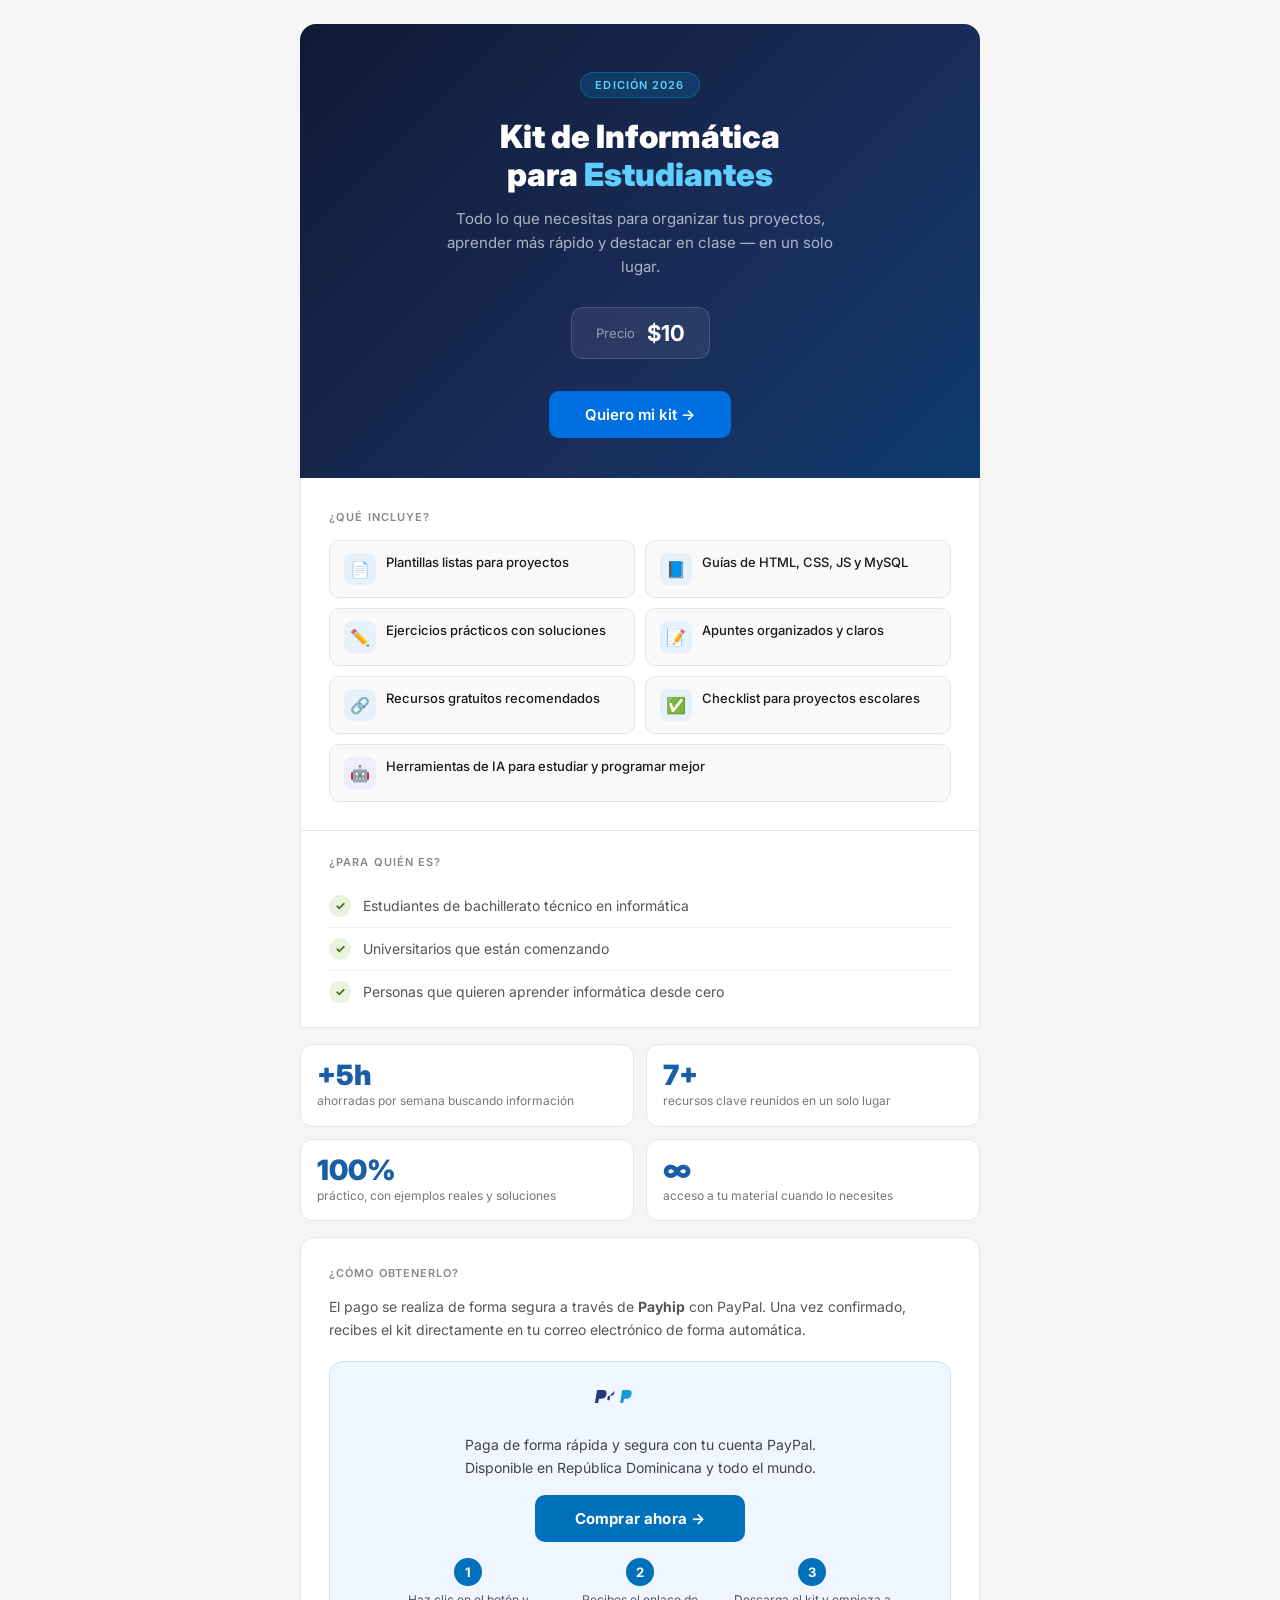
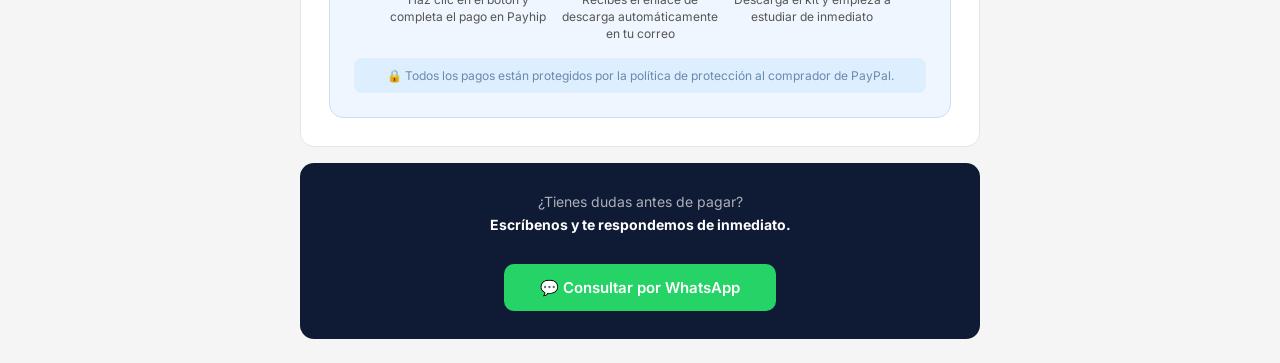
<file: Kit-informatica/index.html>
<!DOCTYPE html>
<html lang="en">
<head>
    <meta charset="UTF-8">
    <meta name="viewport" content="width=device-width, initial-scale=1.0">
    <meta name="description" content="Kit de Informática 2026 para estudiantes. Guías de HTML, CSS, JavaScript y MySQL con ejercicios y plantillas listas para usar.">
<meta name="keywords" content="kit informatica, estudiar informatica, HTML CSS, programacion dominicana, bachillerato tecnico informatica">
    <title>kit informatico</title>  
    <title>Kit de Informática 2026</title>
<link rel="icon" href="data:image/svg+xml,<svg xmlns='http://www.w3.org/2000/svg' viewBox='0 0 100 100'><text y='.9em' font-size='90'>💻</text></svg>">
  <link rel="preconnect" href="https://fonts.googleapis.com">
  <link href="https://fonts.googleapis.com/css2?family=Inter:wght@400;500;600;700;900&display=swap" rel="stylesheet">
  <link rel="stylesheet" href="estilo.css">
  </head>
  <body>

  <div class="kit-page">

    <!-- HERO -->
    <div class="hero">
      <div class="hero-badge"> Edición 2026</div>
      <h1>Kit de Informática<br>para <span>Estudiantes</span></h1>
      <p class="hero-sub">Todo lo que necesitas para organizar tus proyectos, aprender más rápido y destacar en clase — en un solo lugar.</p>
      <div class="price-block">
        <span class="price-label">Precio</span>
        <span class="price-range">$10</span>
      </div>
      <br><br>
      <a href="#comprar" class="cta-btn">Quiero mi kit →</a>
    </div>

    <!-- QUÉ INCLUYE -->
    <div class="includes">
      <div class="section-label">¿Qué incluye?</div>
      <div class="items-grid">
        <div class="item">
          <div class="item-icon">📄</div>
          <div class="item-text">Plantillas listas para proyectos</div>
        </div>
        <div class="item">
          <div class="item-icon">📘</div>
          <div class="item-text">Guías de HTML, CSS, JS y MySQL</div>
        </div>
        <div class="item">
          <div class="item-icon">✏️</div>
          <div class="item-text">Ejercicios prácticos con soluciones</div>
        </div>
        <div class="item">
          <div class="item-icon">📝</div>
          <div class="item-text">Apuntes organizados y claros</div>
        </div>
        <div class="item">
          <div class="item-icon">🔗</div>
          <div class="item-text">Recursos gratuitos recomendados</div>
        </div>
        <div class="item">
          <div class="item-icon">✅</div>
          <div class="item-text">Checklist para proyectos escolares</div>
        </div>
        <div class="item full-width">
          <div class="item-icon purple">🤖</div>
          <div class="item-text">Herramientas de IA para estudiar y programar mejor</div>
        </div>
      </div>
    </div>

    <!-- PARA QUIÉN -->
    <div class="who-benefits">
      <div class="section-label">¿Para quién es?</div>
      <div class="audience-row"><div class="check">✓</div> Estudiantes de bachillerato técnico en informática</div>
      <div class="audience-row"><div class="check">✓</div> Universitarios que están comenzando</div>
      <div class="audience-row"><div class="check">✓</div> Personas que quieren aprender informática desde cero</div>
    </div>

    <!-- BENEFICIOS -->
    <div class="benefits-strip">
      <div class="benefit-card">
        <div class="benefit-num">+5h</div>
        <div class="benefit-desc">ahorradas por semana buscando información</div>
      </div>
      <div class="benefit-card">
        <div class="benefit-num">7+</div>
        <div class="benefit-desc">recursos clave reunidos en un solo lugar</div>
      </div>
      <div class="benefit-card">
        <div class="benefit-num">100%</div>
        <div class="benefit-desc">práctico, con ejemplos reales y soluciones</div>
      </div>
      <div class="benefit-card">
        <div class="benefit-num">∞</div>
        <div class="benefit-desc">acceso a tu material cuando lo necesites</div>
      </div>
    </div>

    <!-- SECCIÓN DE PAGO -->
    <div class="payment-section" id="comprar">
      <div class="section-label">¿Cómo obtenerlo?</div>
      <p class="payment-intro">El pago se realiza de forma segura a través de <strong>Payhip</strong> con PayPal. Una vez confirmado, recibes el kit directamente en tu correo electrónico de forma automática.</p>

      <div class="paypal-box">
        <div class="paypal-logo">
          <svg width="90" height="24" viewBox="0 0 124 33" xmlns="http://www.w3.org/2000/svg">
            <path fill="#253B80" d="M9.8 5.5H3.5C3.1 5.5 2.7 5.8 2.6 6.2L0 22.7c-.1.3.2.6.5.6h3.2c.4 0 .8-.3.9-.7l.7-4.3c.1-.4.5-.7.9-.7h2.1c4.4 0 6.9-2.1 7.6-6.3.3-1.8 0-3.3-.8-4.3-.9-1.1-2.5-1.5-4.3-1.5z"/>
            <path fill="#179BD7" d="M44.5 5.5h-6.3c-.4 0-.8.3-.9.7l-2.6 16.5c-.1.3.2.6.5.6h3c.4 0 .8-.3.9-.7l.7-4.3c.1-.4.5-.7.9-.7h2.1c4.4 0 6.9-2.1 7.6-6.3.3-1.8 0-3.3-.8-4.3-.9-1.1-2.4-1.5-4.1-1.5z"/>
            <path fill="#253B80" d="M22.3 11.3c-.1.7-.5 1.3-1.1 1.7-.6.4-1.4.6-2.3.6h-.6c-.3 0-.5.2-.6.5l-.8 4.9c-.1.3.1.5.4.5h2.2c.3 0 .6-.2.7-.5l.8-5.2c.1-.3.4-.5.7-.5h.5c2.7 0 4.2-1.3 4.6-3.9.2-1.2 0-2.1-.5-2.8-.2.8-.6 1.5-1 2.1-.2.3-.6.5-1 .6z"/>
          </svg>
        </div>
        <p class="paypal-desc">Paga de forma rápida y segura con tu cuenta PayPal. Disponible en República Dominicana y todo el mundo.</p>

        <a href="https://payhip.com/b/8gKOB" target="_blank" class="paypal-btn">
          Comprar ahora →
        </a>

        <div class="paypal-steps">
          <div class="step">
            <div class="step-num">1</div>
            <div class="step-text">Haz clic en el botón y completa el pago en Payhip</div>
          </div>
          <div class="step">
            <div class="step-num">2</div>
            <div class="step-text">Recibes el enlace de descarga automáticamente en tu correo</div>
          </div>
          <div class="step">
            <div class="step-num">3</div>
            <div class="step-text">Descarga el kit y empieza a estudiar de inmediato</div>
          </div>
        </div>

        <div class="paypal-note">
          🔒 Todos los pagos están protegidos por la política de protección al comprador de PayPal.
        </div>
      </div>
    </div>

    <!-- CTA FINAL -->
    <div class="footer-cta">
      <p>¿Tienes dudas antes de pagar?<br><strong>Escríbenos y te respondemos de inmediato.</strong></p>
      <a href="https://wa.me/18493421674?text=Hola,%20quiero%20comprar%20el%20Kit%20de%20Inform%C3%A1tica%202026"
         target="_blank" class="cta-btn whatsapp-btn">
        💬 Consultar por WhatsApp
      </a>
    </div>

  </div>

</body>
</html>
</file>
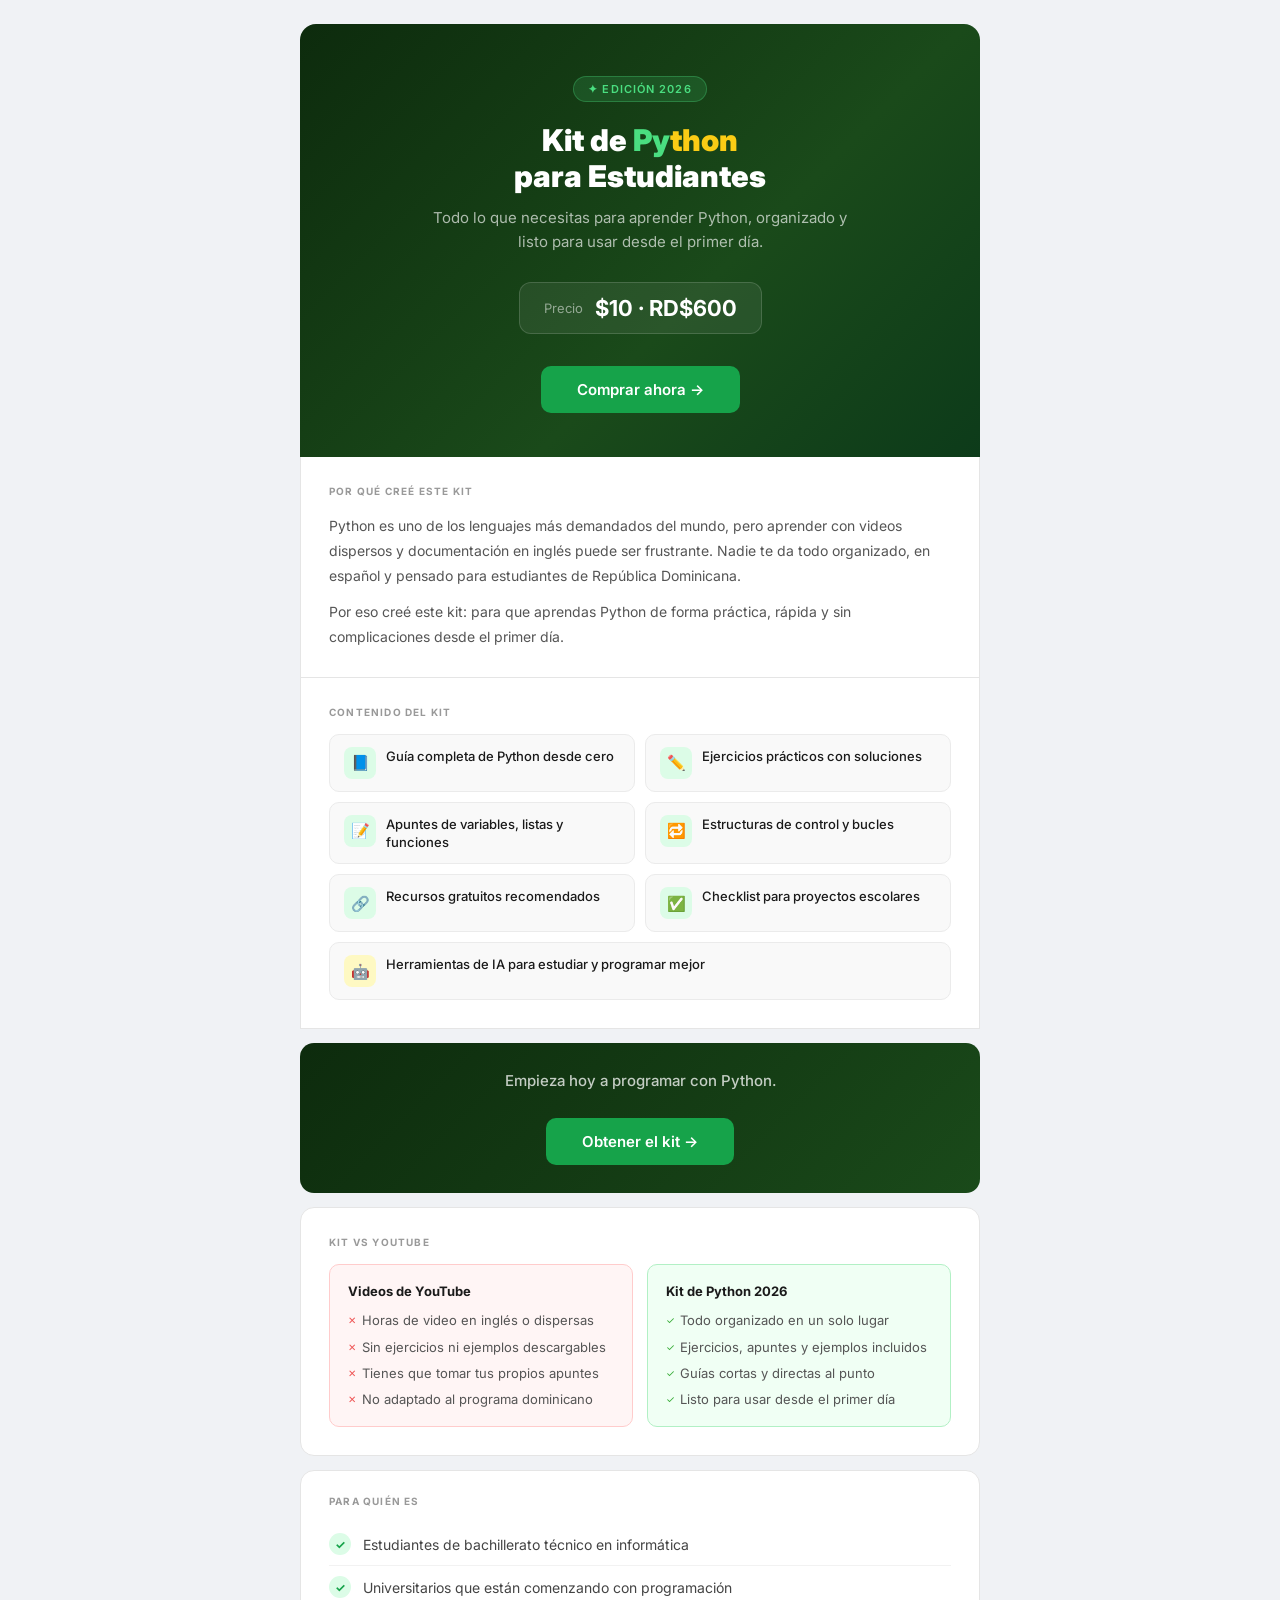
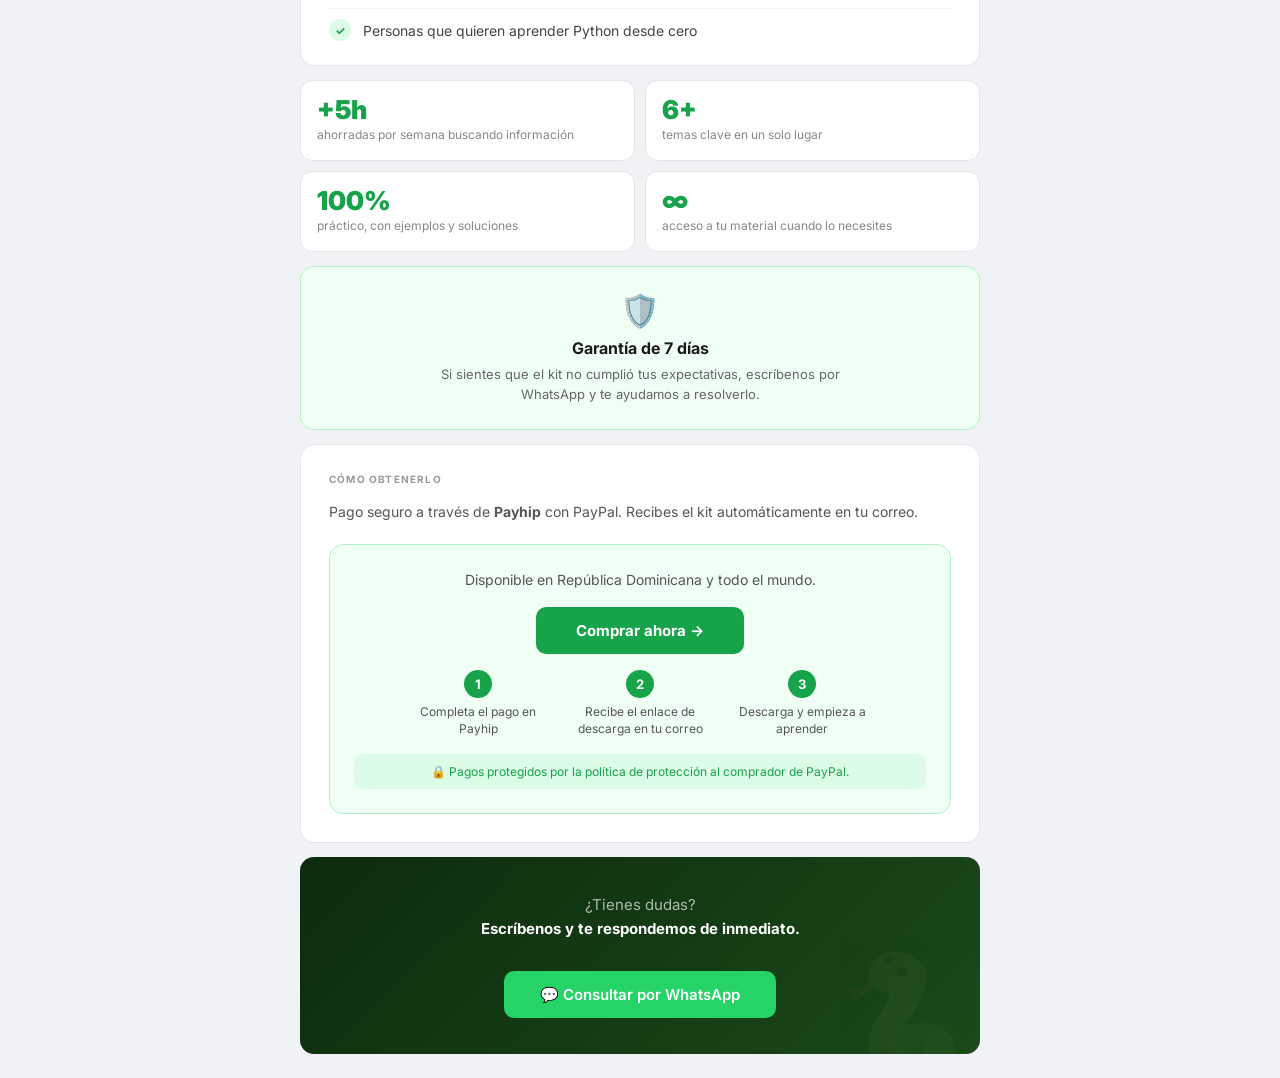
<file: python/index.html>
<!DOCTYPE html>
<html lang="es">
<head>
  <meta charset="UTF-8">
  <meta name="viewport" content="width=device-width, initial-scale=1.0">
  <title>Kit de Python 2026 — EduKit</title>
  <link rel="shortcut icon" type="image/x-icon" href="https://img.icons8.com/color/48/python.png">
  <link rel="preconnect" href="https://fonts.googleapis.com">
  <link href="https://fonts.googleapis.com/css2?family=Inter:wght@400;500;600;700;900&display=swap" rel="stylesheet">
  <style>
    * { box-sizing: border-box; margin: 0; padding: 0; }

    body {
      font-family: 'Inter', sans-serif;
      background: #f0f2f5;
      color: #1a1a1a;
      padding: 24px 16px;
    }

    .kit-page { max-width: 680px; margin: 0 auto; }

    .hero {
      background: linear-gradient(135deg, #0d2b0d 0%, #1a4a1a 60%, #0d3b1a 100%);
      border-radius: 16px 16px 0 0;
      padding: 52px 32px 44px;
      text-align: center;
    }

    .hero-badge {
      display: inline-block;
      background: rgba(74,222,128,0.15);
      color: #4ade80;
      font-size: 11px;
      font-weight: 600;
      letter-spacing: 0.1em;
      text-transform: uppercase;
      padding: 5px 14px;
      border-radius: 20px;
      border: 1px solid rgba(74,222,128,0.3);
      margin-bottom: 20px;
    }

    .hero h1 {
      font-size: 30px;
      font-weight: 900;
      color: #ffffff;
      line-height: 1.2;
      margin-bottom: 12px;
    }

    .hero h1 .py-g { color: #4ade80; }
    .hero h1 .py-y { color: #facc15; }

    .hero-sub {
      font-size: 15px;
      color: rgba(255,255,255,0.65);
      line-height: 1.6;
      max-width: 420px;
      margin: 0 auto 28px;
    }

    .price-block {
      display: inline-flex;
      align-items: center;
      gap: 12px;
      background: rgba(255,255,255,0.07);
      border: 1px solid rgba(255,255,255,0.15);
      border-radius: 12px;
      padding: 12px 24px;
    }

    .price-label { color: rgba(255,255,255,0.5); font-size: 13px; }
    .price-range { font-size: 22px; font-weight: 700; color: #ffffff; }

    .cta-btn {
      display: inline-block;
      background: #16a34a;
      color: #ffffff;
      font-size: 15px;
      font-weight: 600;
      padding: 14px 36px;
      border-radius: 10px;
      text-decoration: none;
      transition: background 0.15s;
      margin-top: 12px;
    }
    .cta-btn:hover { background: #15803d; }

    .section-label {
      font-size: 10px;
      font-weight: 700;
      letter-spacing: 0.12em;
      text-transform: uppercase;
      color: #999;
      margin-bottom: 16px;
    }

    .why-section {
      background: #ffffff;
      border: 1px solid #e5e5e5;
      border-top: none;
      padding: 28px;
    }

    .why-content p {
      font-size: 14px;
      color: #555;
      line-height: 1.8;
      margin-bottom: 10px;
    }
    .why-content p:last-child { margin-bottom: 0; }

    .includes {
      background: #ffffff;
      border: 1px solid #e5e5e5;
      border-top: none;
      padding: 28px;
    }

    .items-grid { display: grid; grid-template-columns: 1fr 1fr; gap: 10px; }

    .item {
      display: flex;
      align-items: flex-start;
      gap: 10px;
      padding: 12px 14px;
      background: #f9f9f9;
      border: 1px solid #ebebeb;
      border-radius: 10px;
    }

    .item.full-width { grid-column: 1 / -1; }

    .item-icon {
      width: 32px;
      height: 32px;
      border-radius: 8px;
      background: #dcfce7;
      display: flex;
      align-items: center;
      justify-content: center;
      flex-shrink: 0;
      font-size: 15px;
    }

    .item-icon.yellow { background: #fef9c3; }
    .item-text { font-size: 13px; line-height: 1.4; color: #1a1a1a; font-weight: 500; }

    .mid-cta {
      background: linear-gradient(135deg, #0d2b0d, #1a4a1a);
      border-radius: 14px;
      padding: 28px 24px;
      text-align: center;
      margin-top: 14px;
    }

    .mid-cta p {
      font-size: 15px;
      color: rgba(255,255,255,0.75);
      margin-bottom: 16px;
      font-weight: 500;
    }

    .vs-section {
      background: #ffffff;
      border: 1px solid #e5e5e5;
      border-radius: 14px;
      padding: 28px;
      margin-top: 14px;
    }

    .vs-grid { display: grid; grid-template-columns: 1fr 1fr; gap: 14px; }

    .vs-card { border-radius: 10px; padding: 18px; }
    .vs-bad  { background: #fff5f5; border: 1.5px solid #fcc; }
    .vs-good { background: #f0fff4; border: 1.5px solid #b2f0c5; }

    .vs-title { font-size: 13px; font-weight: 700; margin-bottom: 12px; color: #1a1a1a; }
    .vs-card ul { list-style: none; display: flex; flex-direction: column; gap: 8px; }
    .vs-card ul li { font-size: 13px; color: #555; line-height: 1.4; padding-left: 14px; position: relative; }
    .vs-bad  ul li::before { content: '✕'; position: absolute; left: 0; color: #e55; font-size: 10px; top: 2px; }
    .vs-good ul li::before { content: '✓'; position: absolute; left: 0; color: #3a3; font-size: 10px; top: 2px; }

    .who-benefits {
      background: #ffffff;
      border: 1px solid #e5e5e5;
      border-radius: 14px;
      padding: 24px 28px;
      margin-top: 14px;
    }

    .audience-row {
      display: flex;
      align-items: center;
      gap: 12px;
      padding: 10px 0;
      border-bottom: 1px solid #f2f2f2;
      font-size: 14px;
      color: #444;
    }
    .audience-row:last-child { border-bottom: none; padding-bottom: 0; }
    .audience-row:first-of-type { padding-top: 0; }

    .check {
      width: 22px;
      height: 22px;
      border-radius: 50%;
      background: #dcfce7;
      display: flex;
      align-items: center;
      justify-content: center;
      flex-shrink: 0;
      color: #16a34a;
      font-size: 12px;
      font-weight: 700;
    }

    .benefits-strip {
      display: grid;
      grid-template-columns: repeat(2, 1fr);
      gap: 10px;
      margin-top: 14px;
    }

    .benefit-card {
      background: #ffffff;
      border: 1px solid #e5e5e5;
      border-radius: 12px;
      padding: 16px;
    }

    .benefit-num { font-size: 26px; font-weight: 900; color: #16a34a; line-height: 1; margin-bottom: 4px; }
    .benefit-desc { font-size: 12px; color: #888; line-height: 1.4; }

    .garantia-section {
      background: #f0fff4;
      border: 1.5px solid #b2f0c5;
      border-radius: 14px;
      padding: 24px;
      text-align: center;
      margin-top: 14px;
    }

    .garantia-icon { font-size: 32px; margin-bottom: 8px; }
    .garantia-title { font-size: 16px; font-weight: 700; color: #1a1a1a; margin-bottom: 6px; }
    .garantia-desc { font-size: 13px; color: #666; line-height: 1.6; max-width: 440px; margin: 0 auto; }

    .payment-section {
      background: #ffffff;
      border: 1px solid #e5e5e5;
      border-radius: 14px;
      padding: 28px;
      margin-top: 14px;
    }

    .payment-intro { font-size: 14px; color: #555; line-height: 1.6; margin-bottom: 20px; }

    .paypal-box {
      background: #f0fff4;
      border: 1.5px solid #b2f0c5;
      border-radius: 14px;
      padding: 24px;
      display: flex;
      flex-direction: column;
      align-items: center;
      gap: 16px;
      text-align: center;
    }

    .paypal-desc { font-size: 14px; color: #555; line-height: 1.6; max-width: 380px; }

    .paypal-btn {
      display: inline-block;
      background: #16a34a;
      color: #ffffff;
      font-size: 15px;
      font-weight: 700;
      padding: 14px 40px;
      border-radius: 10px;
      text-decoration: none;
      transition: background 0.15s;
    }
    .paypal-btn:hover { background: #15803d; }

    .paypal-steps {
      display: flex;
      gap: 12px;
      width: 100%;
      justify-content: center;
      flex-wrap: wrap;
    }

    .step {
      display: flex;
      flex-direction: column;
      align-items: center;
      gap: 6px;
      flex: 1;
      min-width: 110px;
      max-width: 150px;
    }

    .step-num {
      width: 28px;
      height: 28px;
      border-radius: 50%;
      background: #16a34a;
      color: #fff;
      font-size: 13px;
      font-weight: 700;
      display: flex;
      align-items: center;
      justify-content: center;
    }

    .step-text { font-size: 12px; color: #555; line-height: 1.4; text-align: center; }

    .paypal-note {
      font-size: 12px;
      color: #16a34a;
      background: #dcfce7;
      border-radius: 8px;
      padding: 10px 16px;
      width: 100%;
    }

    .footer-cta {
      background: linear-gradient(135deg, #0d2b0d, #1a4a1a);
      border-radius: 14px;
      padding: 36px 24px;
      text-align: center;
      margin-top: 14px;
      position: relative;
      overflow: hidden;
    }

    .footer-cta::before {
      content: '🐍';
      position: absolute;
      font-size: 120px;
      opacity: 0.04;
      right: -10px;
      bottom: -20px;
      line-height: 1;
    }

    .footer-cta p {
      color: rgba(255,255,255,0.65);
      font-size: 15px;
      margin-bottom: 18px;
      line-height: 1.6;
      position: relative;
    }

    .footer-cta strong { color: #ffffff; }

    .whatsapp-btn { background: #25d366; }
    .whatsapp-btn:hover { background: #1ebe5d; }

    @media (max-width: 480px) {
      .hero { padding: 40px 20px 36px; }
      .hero h1 { font-size: 24px; }
      .items-grid { grid-template-columns: 1fr; }
      .benefits-strip { grid-template-columns: 1fr 1fr; }
      .vs-grid { grid-template-columns: 1fr; }
      .includes, .who-benefits, .payment-section,
      .why-section, .vs-section { padding: 20px 16px; }
    }
  </style>
</head>
<body>

<div class="kit-page">

  <div class="hero">
    <div class="hero-badge">✦ Edición 2026</div>
    <h1>Kit de <span class="py-g">Py</span><span class="py-y">thon</span><br>para Estudiantes</h1>
    <p class="hero-sub">Todo lo que necesitas para aprender Python, organizado y listo para usar desde el primer día.</p>
    <div class="price-block">
      <span class="price-label">Precio</span>
      <span class="price-range">$10 · RD$600</span>
    </div>
    <br><br>
    <a href="https://payhip.com/b/9ZbgR" target="_blank" class="cta-btn">Comprar ahora →</a>
  </div>

  <div class="why-section">
    <div class="section-label">Por qué creé este kit</div>
    <div class="why-content">
      <p>Python es uno de los lenguajes más demandados del mundo, pero aprender con videos dispersos y documentación en inglés puede ser frustrante. Nadie te da todo organizado, en español y pensado para estudiantes de República Dominicana.</p>
      <p>Por eso creé este kit: para que aprendas Python de forma práctica, rápida y sin complicaciones desde el primer día.</p>
    </div>
  </div>

  <div class="includes">
    <div class="section-label">Contenido del kit</div>
    <div class="items-grid">
      <div class="item">
        <div class="item-icon">📘</div>
        <div class="item-text">Guía completa de Python desde cero</div>
      </div>
      <div class="item">
        <div class="item-icon">✏️</div>
        <div class="item-text">Ejercicios prácticos con soluciones</div>
      </div>
      <div class="item">
        <div class="item-icon">📝</div>
        <div class="item-text">Apuntes de variables, listas y funciones</div>
      </div>
      <div class="item">
        <div class="item-icon">🔁</div>
        <div class="item-text">Estructuras de control y bucles</div>
      </div>
      <div class="item">
        <div class="item-icon">🔗</div>
        <div class="item-text">Recursos gratuitos recomendados</div>
      </div>
      <div class="item">
        <div class="item-icon">✅</div>
        <div class="item-text">Checklist para proyectos escolares</div>
      </div>
      <div class="item full-width">
        <div class="item-icon yellow">🤖</div>
        <div class="item-text">Herramientas de IA para estudiar y programar mejor</div>
      </div>
    </div>
  </div>

  <div class="mid-cta">
    <p>Empieza hoy a programar con Python.</p>
    <a href="https://payhip.com/b/9ZbgR" target="_blank" class="cta-btn">Obtener el kit →</a>
  </div>

  <div class="vs-section">
    <div class="section-label">Kit vs YouTube</div>
    <div class="vs-grid">
      <div class="vs-card vs-bad">
        <div class="vs-title">Videos de YouTube</div>
        <ul>
          <li>Horas de video en inglés o dispersas</li>
          <li>Sin ejercicios ni ejemplos descargables</li>
          <li>Tienes que tomar tus propios apuntes</li>
          <li>No adaptado al programa dominicano</li>
        </ul>
      </div>
      <div class="vs-card vs-good">
        <div class="vs-title">Kit de Python 2026</div>
        <ul>
          <li>Todo organizado en un solo lugar</li>
          <li>Ejercicios, apuntes y ejemplos incluidos</li>
          <li>Guías cortas y directas al punto</li>
          <li>Listo para usar desde el primer día</li>
        </ul>
      </div>
    </div>
  </div>

  <div class="who-benefits">
    <div class="section-label">Para quién es</div>
    <div class="audience-row"><div class="check">✓</div> Estudiantes de bachillerato técnico en informática</div>
    <div class="audience-row"><div class="check">✓</div> Universitarios que están comenzando con programación</div>
    <div class="audience-row"><div class="check">✓</div> Personas que quieren aprender Python desde cero</div>
  </div>

  <div class="benefits-strip">
    <div class="benefit-card">
      <div class="benefit-num">+5h</div>
      <div class="benefit-desc">ahorradas por semana buscando información</div>
    </div>
    <div class="benefit-card">
      <div class="benefit-num">6+</div>
      <div class="benefit-desc">temas clave en un solo lugar</div>
    </div>
    <div class="benefit-card">
      <div class="benefit-num">100%</div>
      <div class="benefit-desc">práctico, con ejemplos y soluciones</div>
    </div>
    <div class="benefit-card">
      <div class="benefit-num">∞</div>
      <div class="benefit-desc">acceso a tu material cuando lo necesites</div>
    </div>
  </div>

  <div class="garantia-section">
    <div class="garantia-icon">🛡️</div>
    <div class="garantia-title">Garantía de 7 días</div>
    <div class="garantia-desc">Si sientes que el kit no cumplió tus expectativas, escríbenos por WhatsApp y te ayudamos a resolverlo.</div>
  </div>

  <div class="payment-section" id="comprar">
    <div class="section-label">Cómo obtenerlo</div>
    <p class="payment-intro">Pago seguro a través de <strong>Payhip</strong> con PayPal. Recibes el kit automáticamente en tu correo.</p>

    <div class="paypal-box">
      <p class="paypal-desc">Disponible en República Dominicana y todo el mundo.</p>

      <a href="https://payhip.com/b/9ZbgR" target="_blank" class="paypal-btn">
        Comprar ahora →
      </a>

      <div class="paypal-steps">
        <div class="step">
          <div class="step-num">1</div>
          <div class="step-text">Completa el pago en Payhip</div>
        </div>
        <div class="step">
          <div class="step-num">2</div>
          <div class="step-text">Recibe el enlace de descarga en tu correo</div>
        </div>
        <div class="step">
          <div class="step-num">3</div>
          <div class="step-text">Descarga y empieza a aprender</div>
        </div>
      </div>

      <div class="paypal-note">
        🔒 Pagos protegidos por la política de protección al comprador de PayPal.
      </div>
    </div>
  </div>

  <div class="footer-cta">
    <p>¿Tienes dudas?<br><strong>Escríbenos y te respondemos de inmediato.</strong></p>
    <a href="https://wa.me/18493421674?text=Hola,%20quiero%20comprar%20el%20Kit%20de%20Python%202026"
       target="_blank" class="cta-btn whatsapp-btn">
      💬 Consultar por WhatsApp
    </a>
  </div>

</div>

</body>
</html>
</file>
<file: Kit-informatica/estilo.css>
/* =============================================
   Kit de Informática 2026 — Estilos
   ============================================= */

* { box-sizing: border-box; margin: 0; padding: 0; }

body {
  font-family: 'Inter', sans-serif;
  background: #f5f5f5;
  color: #1a1a1a;
  padding: 24px 16px;
}

.kit-page {
  max-width: 680px;
  margin: 0 auto;
}

/* ---- HERO ---- */
.hero {
  background: linear-gradient(135deg, #0f1b35 0%, #1a2d5a 60%, #0d3b6e 100%);
  border-radius: 16px 16px 0 0;
  padding: 48px 32px 40px;
  text-align: center;
}

.hero-badge {
  display: inline-block;
  background: rgba(0, 180, 255, 0.15);
  color: #60cfff;
  font-size: 11px;
  font-weight: 600;
  letter-spacing: 0.1em;
  text-transform: uppercase;
  padding: 5px 14px;
  border-radius: 20px;
  border: 1px solid rgba(0, 180, 255, 0.3);
  margin-bottom: 20px;
}

.hero h1 {
  font-size: 32px;
  font-weight: 900;
  color: #ffffff;
  line-height: 1.2;
  margin-bottom: 12px;
}

.hero h1 span { color: #60cfff; }

.hero-sub {
  font-size: 15px;
  color: rgba(255,255,255,0.65);
  line-height: 1.6;
  max-width: 420px;
  margin: 0 auto 28px;
}

.price-block {
  display: inline-flex;
  align-items: center;
  gap: 12px;
  background: rgba(255,255,255,0.07);
  border: 1px solid rgba(255,255,255,0.15);
  border-radius: 12px;
  padding: 12px 24px;
}

.price-label { color: rgba(255,255,255,0.5); font-size: 13px; }
.price-range { font-size: 22px; font-weight: 700; color: #ffffff; }

.cta-btn {
  display: inline-block;
  background: #0070e0;
  color: #ffffff;
  font-size: 15px;
  font-weight: 600;
  padding: 14px 36px;
  border-radius: 10px;
  text-decoration: none;
  transition: background 0.15s;
  margin-top: 12px;
}

.cta-btn:hover { background: #0060c0; }

/* ---- QUÉ INCLUYE ---- */
.includes {
  background: #ffffff;
  border: 1px solid #e5e5e5;
  border-top: none;
  padding: 32px 28px 28px;
}

.section-label {
  font-size: 11px;
  font-weight: 600;
  letter-spacing: 0.1em;
  text-transform: uppercase;
  color: #888;
  margin-bottom: 16px;
}

.items-grid {
  display: grid;
  grid-template-columns: 1fr 1fr;
  gap: 10px;
}

.item {
  display: flex;
  align-items: flex-start;
  gap: 10px;
  padding: 12px 14px;
  background: #f9f9f9;
  border: 1px solid #e5e5e5;
  border-radius: 10px;
}

.item.full-width { grid-column: 1 / -1; }

.item-icon {
  width: 32px;
  height: 32px;
  border-radius: 8px;
  background: #e6f1fb;
  display: flex;
  align-items: center;
  justify-content: center;
  flex-shrink: 0;
  font-size: 16px;
}

.item-icon.purple { background: #eeedfe; }

.item-text {
  font-size: 13px;
  line-height: 1.4;
  color: #1a1a1a;
  font-weight: 500;
}

/* ---- PARA QUIÉN ---- */
.who-benefits {
  background: #ffffff;
  border: 1px solid #e5e5e5;
  border-top: none;
  padding: 24px 28px;
}

.audience-row {
  display: flex;
  align-items: center;
  gap: 12px;
  padding: 10px 0;
  border-bottom: 1px solid #f0f0f0;
  font-size: 14px;
  color: #555;
}

.audience-row:last-child { border-bottom: none; padding-bottom: 0; }

.check {
  width: 22px;
  height: 22px;
  border-radius: 50%;
  background: #eaf3de;
  display: flex;
  align-items: center;
  justify-content: center;
  flex-shrink: 0;
  color: #3b6d11;
  font-size: 12px;
  font-weight: 700;
}

/* ---- BENEFICIOS ---- */
.benefits-strip {
  display: grid;
  grid-template-columns: repeat(2, 1fr);
  gap: 12px;
  margin-top: 16px;
}

.benefit-card {
  background: #ffffff;
  border: 1px solid #e5e5e5;
  border-radius: 12px;
  padding: 16px;
}

.benefit-num {
  font-size: 28px;
  font-weight: 900;
  color: #185fa5;
  line-height: 1;
  margin-bottom: 4px;
}

.benefit-desc { font-size: 12px; color: #777; line-height: 1.4; }

/* ---- SECCIÓN PAYPAL ---- */
.payment-section {
  background: #ffffff;
  border: 1px solid #e5e5e5;
  border-radius: 14px;
  padding: 28px;
  margin-top: 16px;
}

.payment-intro {
  font-size: 14px;
  color: #555;
  line-height: 1.6;
  margin-bottom: 20px;
}

.paypal-box {
  background: #f0f6ff;
  border: 1.5px solid #c8dff8;
  border-radius: 14px;
  padding: 24px;
  display: flex;
  flex-direction: column;
  align-items: center;
  gap: 16px;
  text-align: center;
}

.paypal-logo { margin-bottom: 4px; }

.paypal-desc {
  font-size: 14px;
  color: #444;
  line-height: 1.6;
  max-width: 400px;
}

.paypal-btn {
  display: inline-block;
  background: #0070ba;
  color: #ffffff;
  font-size: 15px;
  font-weight: 700;
  padding: 14px 40px;
  border-radius: 10px;
  text-decoration: none;
  transition: background 0.15s;
  letter-spacing: 0.01em;
}

.paypal-btn:hover { background: #005ea6; }

/* Pasos -->  */
.paypal-steps {
  display: flex;
  gap: 12px;
  width: 100%;
  justify-content: center;
  flex-wrap: wrap;
}

.step {
  display: flex;
  flex-direction: column;
  align-items: center;
  gap: 6px;
  flex: 1;
  min-width: 120px;
  max-width: 160px;
}

.step-num {
  width: 28px;
  height: 28px;
  border-radius: 50%;
  background: #0070ba;
  color: #fff;
  font-size: 13px;
  font-weight: 700;
  display: flex;
  align-items: center;
  justify-content: center;
}

.step-text {
  font-size: 12px;
  color: #555;
  line-height: 1.4;
  text-align: center;
}

.paypal-note {
  font-size: 12px;
  color: #6a8aac;
  background: #ddeeff;
  border-radius: 8px;
  padding: 10px 16px;
  width: 100%;
}

/* ---- FOOTER CTA ---- */
.footer-cta {
  background: #0f1b35;
  border-radius: 14px;
  padding: 28px 24px;
  text-align: center;
  margin-top: 16px;
}

.footer-cta p {
  color: rgba(255,255,255,0.65);
  font-size: 14px;
  margin-bottom: 16px;
  line-height: 1.6;
}

.footer-cta strong { color: #ffffff; }

.whatsapp-btn { background: #25d366; }
.whatsapp-btn:hover { background: #1ebe5d; }

/* ---- RESPONSIVE ---- */
@media (max-width: 480px) {
  .hero { padding: 36px 20px 32px; }
  .hero h1 { font-size: 24px; }
  .items-grid { grid-template-columns: 1fr; }
  .benefits-strip { grid-template-columns: 1fr 1fr; }
  .includes, .who-benefits, .payment-section { padding: 24px 20px; }
  .paypal-steps { flex-direction: column; align-items: center; }
}
</file>
